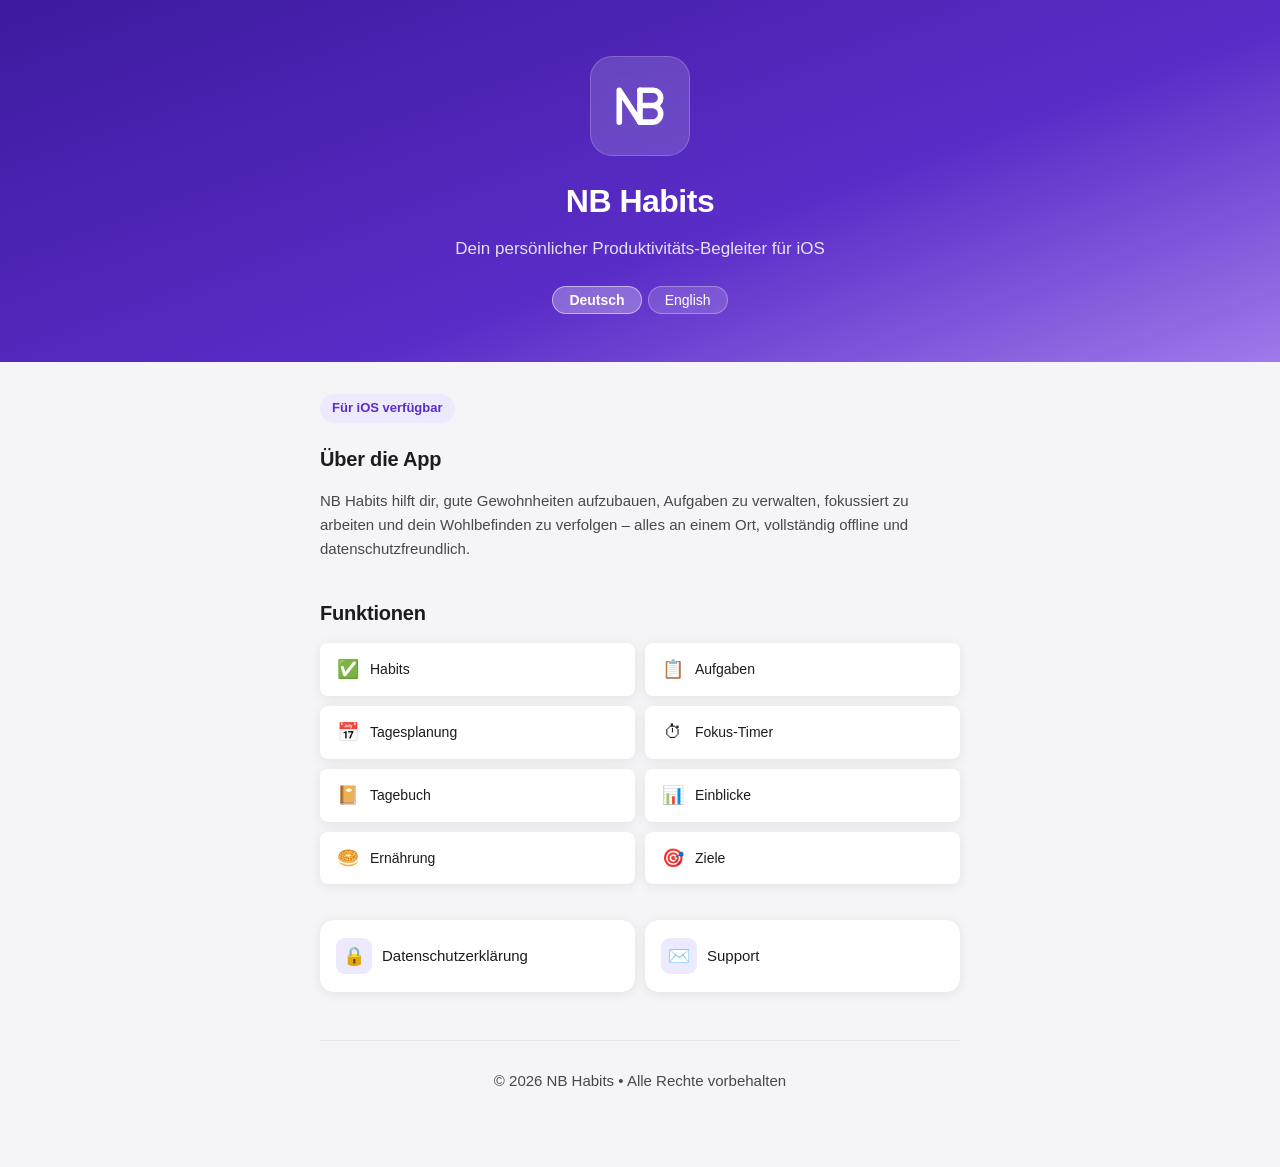
<file: index.html>
<!DOCTYPE html>
<html lang="de">
<head>
  <meta charset="UTF-8">
  <meta name="viewport" content="width=device-width, initial-scale=1">
  <title>NB Habits</title>
  <link rel="icon" href="favicon.svg" type="image/svg+xml">
  <link rel="icon" href="favicon.ico" sizes="any">
  <link rel="icon" type="image/png" sizes="32x32" href="favicon-32.png">
  <link rel="icon" type="image/png" sizes="16x16" href="favicon-16.png">
  <link rel="apple-touch-icon" href="apple-touch-icon.png">
  <link rel="stylesheet" href="style.css">
</head>
<body class="lang-de">

<div class="hero">
  <div class="hero-inner">
    <div class="app-icon-wrap">
      <svg xmlns="http://www.w3.org/2000/svg" viewBox="-11.8 -5.8 155.6 131.6" role="img" aria-label="NB Habits">
        <path d="M66 20H99a19 19 0 0 1 0 38H66M66 58H97a21 21 0 0 1 0 42H66" fill="none" stroke="#ffffff" stroke-width="14" stroke-linecap="round" stroke-linejoin="round"/>
        <path d="M14 100V20L66 100V20" fill="none" stroke="#ffffff" stroke-width="14" stroke-linecap="round" stroke-linejoin="round"/>
      </svg>
    </div>
    <h1>NB Habits</h1>
    <p class="tagline de">Dein persönlicher Produktivitäts-Begleiter für iOS</p>
    <p class="tagline en">Your personal productivity companion for iOS</p>
    <div class="lang-switcher">
      <button class="active" onclick="setLang('de')">Deutsch</button>
      <button onclick="setLang('en')">English</button>
    </div>
  </div>
</div>

<div class="page">

  <div class="de">
    <span class="pill">Für iOS verfügbar</span>
    <section>
      <h2>Über die App</h2>
      <p>NB Habits hilft dir, gute Gewohnheiten aufzubauen, Aufgaben zu verwalten, fokussiert zu arbeiten und dein Wohlbefinden zu verfolgen &#x2013; alles an einem Ort, vollständig offline und datenschutzfreundlich.</p>
    </section>
    <section>
      <h2>Funktionen</h2>
      <div class="feature-grid">
        <div class="feature-chip"><span class="icon">&#x2705;</span>Habits</div>
        <div class="feature-chip"><span class="icon">&#x1F4CB;</span>Aufgaben</div>
        <div class="feature-chip"><span class="icon">&#x1F4C5;</span>Tagesplanung</div>
        <div class="feature-chip"><span class="icon">&#x23F1;</span>Fokus-Timer</div>
        <div class="feature-chip"><span class="icon">&#x1F4D4;</span>Tagebuch</div>
        <div class="feature-chip"><span class="icon">&#x1F4CA;</span>Einblicke</div>
        <div class="feature-chip"><span class="icon">&#x1F96F;</span>Ernährung</div>
        <div class="feature-chip"><span class="icon">&#x1F3AF;</span>Ziele</div>
      </div>
    </section>
    <section>
      <div class="page-links">
        <a class="page-link-card" href="privacy/">
          <div class="link-icon">&#x1F512;</div>
          Datenschutzerklärung
        </a>
        <a class="page-link-card" href="support/">
          <div class="link-icon">&#x2709;&#xFE0F;</div>
          Support
        </a>
      </div>
    </section>
  </div>

  <div class="en">
    <span class="pill">Available for iOS</span>
    <section>
      <h2>About the App</h2>
      <p>NB Habits helps you build good habits, manage tasks, work with focus, and track your well-being &#x2013; all in one place, fully offline and privacy-first.</p>
    </section>
    <section>
      <h2>Features</h2>
      <div class="feature-grid">
        <div class="feature-chip"><span class="icon">&#x2705;</span>Habits</div>
        <div class="feature-chip"><span class="icon">&#x1F4CB;</span>Tasks</div>
        <div class="feature-chip"><span class="icon">&#x1F4C5;</span>Daily Planning</div>
        <div class="feature-chip"><span class="icon">&#x23F1;</span>Focus Timer</div>
        <div class="feature-chip"><span class="icon">&#x1F4D4;</span>Journal</div>
        <div class="feature-chip"><span class="icon">&#x1F4CA;</span>Insights</div>
        <div class="feature-chip"><span class="icon">&#x1F96F;</span>Nutrition</div>
        <div class="feature-chip"><span class="icon">&#x1F3AF;</span>Goals</div>
      </div>
    </section>
    <section>
      <div class="page-links">
        <a class="page-link-card" href="privacy/">
          <div class="link-icon">&#x1F512;</div>
          Privacy Policy
        </a>
        <a class="page-link-card" href="support/">
          <div class="link-icon">&#x2709;&#xFE0F;</div>
          Support
        </a>
      </div>
    </section>
  </div>

  <footer>
    <p class="de">&#xa9; 2026 NB Habits &#x2022; Alle Rechte vorbehalten</p>
    <p class="en">&#xa9; 2026 NB Habits &#x2022; All rights reserved</p>
  </footer>

</div>

<script>
function setLang(lang) {
  document.body.className = 'lang-' + lang;
  document.querySelectorAll('.lang-switcher button').forEach(function(b) {
    b.classList.toggle('active', b.textContent.toLowerCase().startsWith(lang === 'de' ? 'deu' : 'eng'));
  });
}
</script>
</body>
</html>
</file>
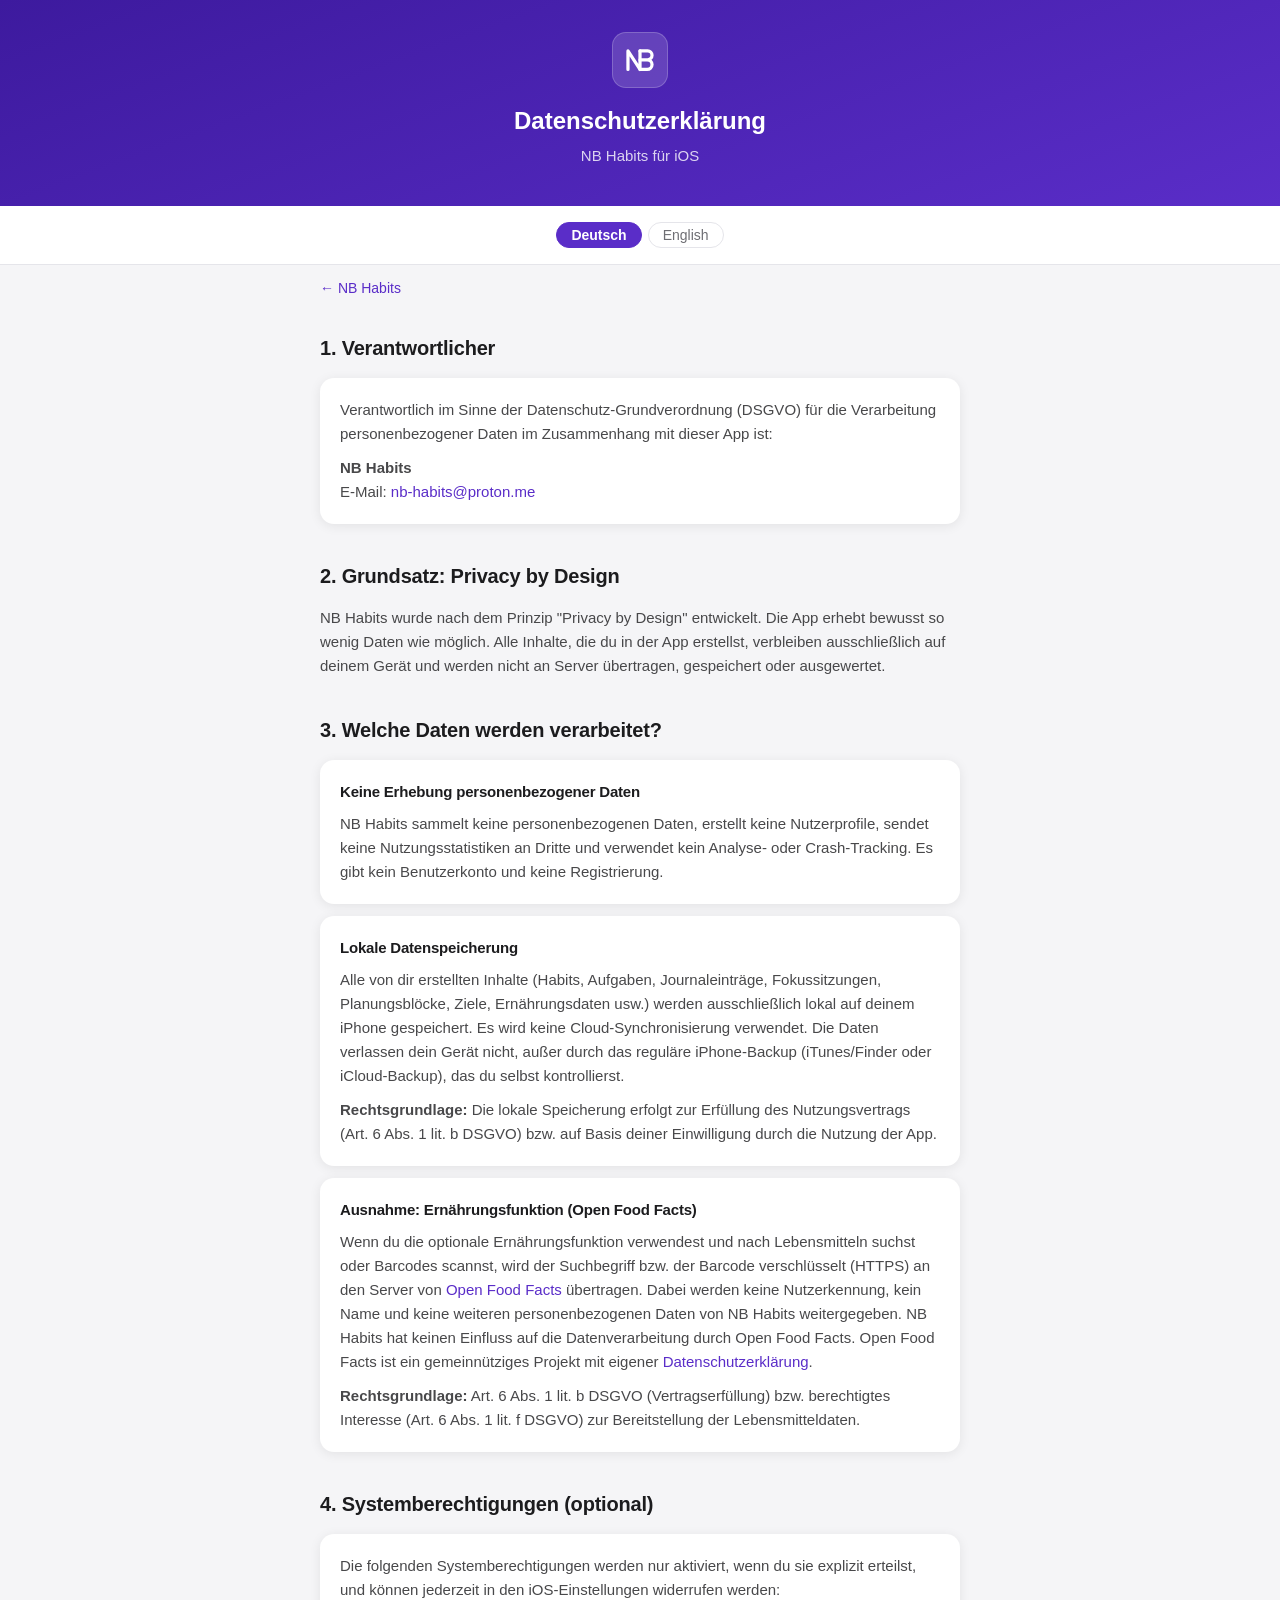
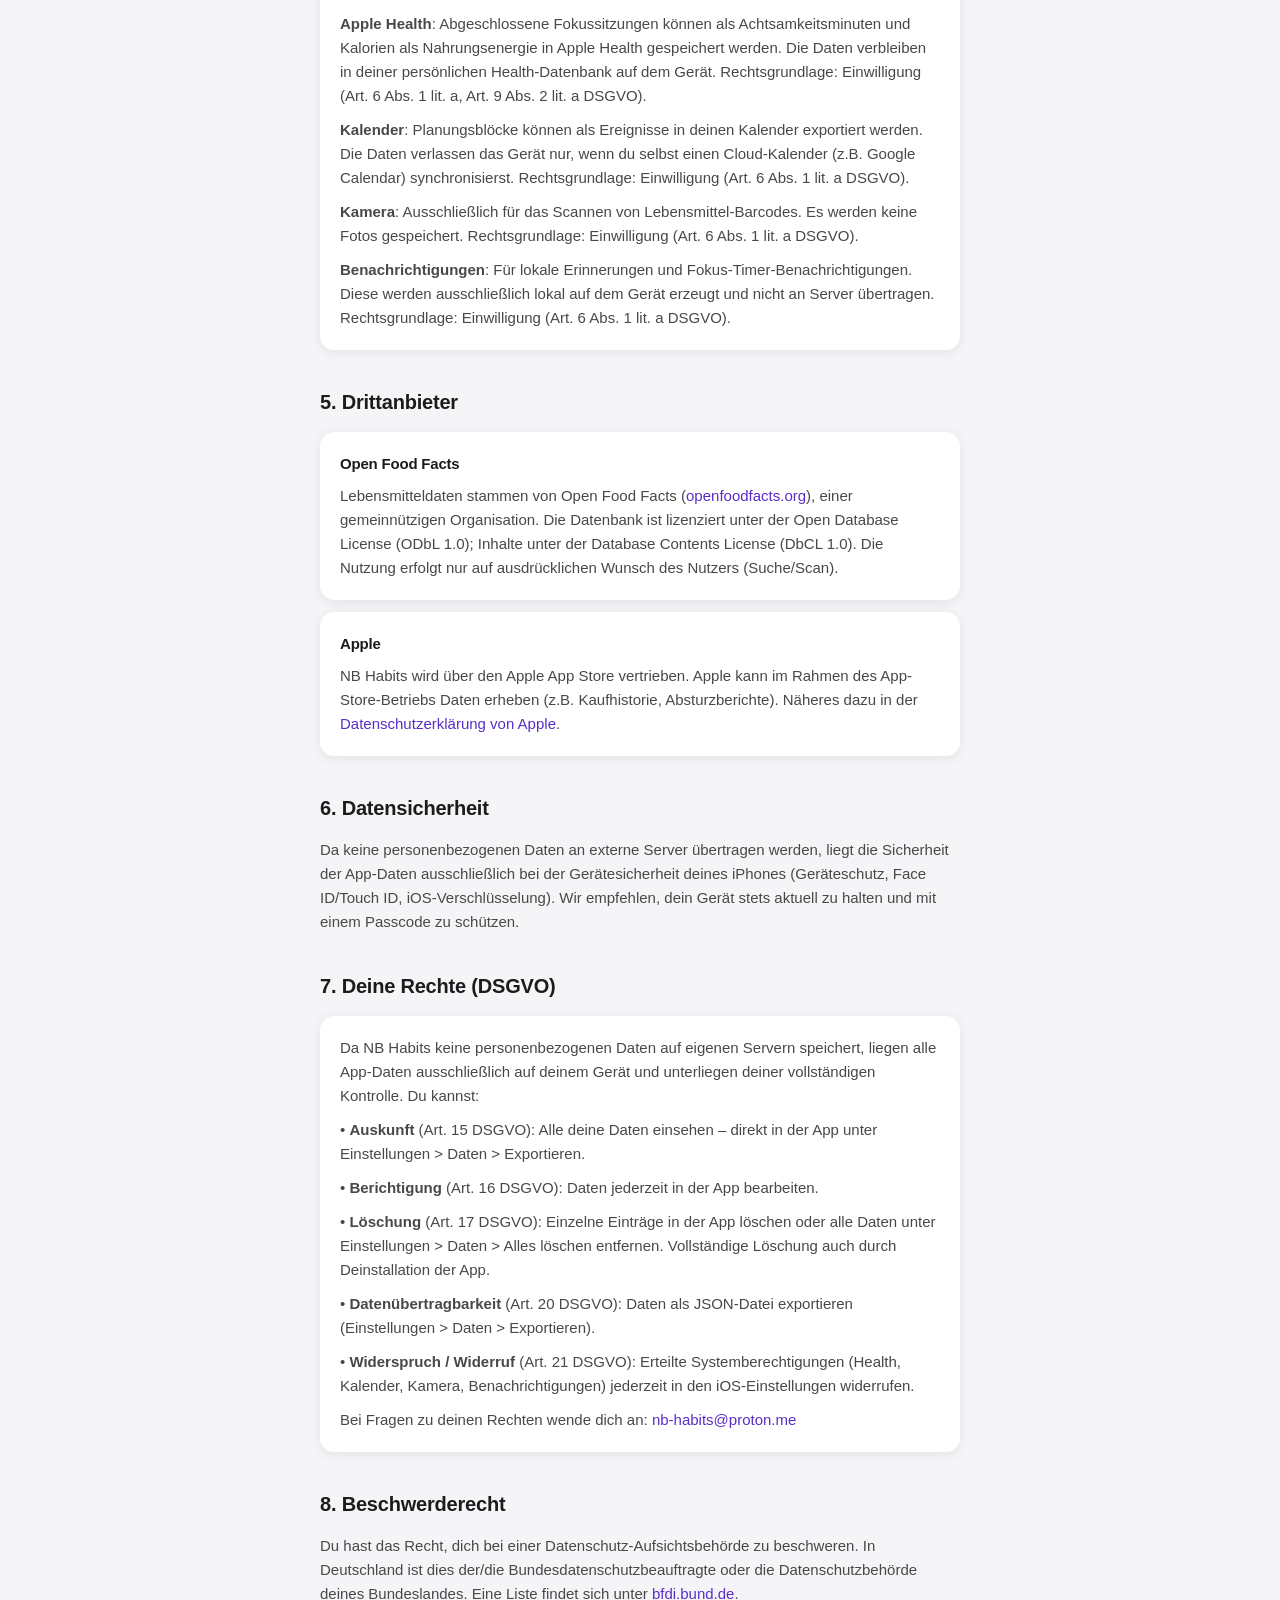
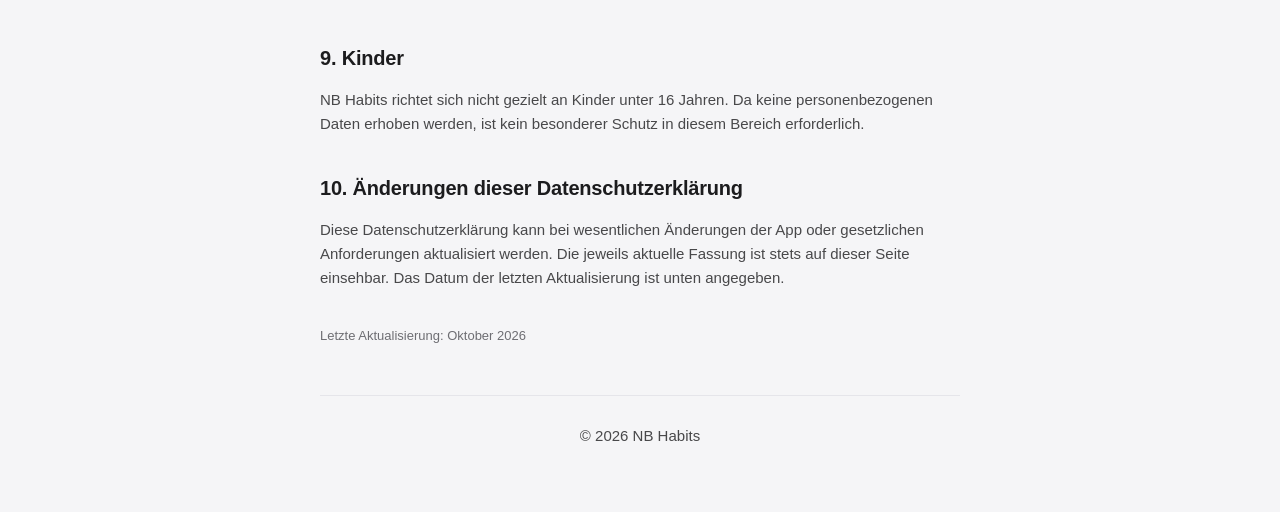
<file: privacy/index.html>
<!DOCTYPE html>
<html lang="de">
<head>
  <meta charset="UTF-8">
  <meta name="viewport" content="width=device-width, initial-scale=1">
  <title>NB Habits &#x2013; Datenschutz / Privacy</title>
  <link rel="icon" href="../favicon.svg" type="image/svg+xml">
  <link rel="icon" href="../favicon.ico" sizes="any">
  <link rel="apple-touch-icon" href="../apple-touch-icon.png">
  <link rel="stylesheet" href="../style.css">
</head>
<body class="lang-de">

<div class="page-header">
  <div class="page-header-inner">
    <div class="logo-mark">
      <svg xmlns="http://www.w3.org/2000/svg" viewBox="-11.8 -5.8 155.6 131.6" role="img" aria-label="NB Habits">
        <path d="M66 20H99a19 19 0 0 1 0 38H66M66 58H97a21 21 0 0 1 0 42H66" fill="none" stroke="#ffffff" stroke-width="14" stroke-linecap="round" stroke-linejoin="round"/>
        <path d="M14 100V20L66 100V20" fill="none" stroke="#ffffff" stroke-width="14" stroke-linecap="round" stroke-linejoin="round"/>
      </svg>
    </div>
    <h1 class="de">Datenschutzerklärung</h1>
    <h1 class="en">Privacy Policy</h1>
    <p class="de">NB Habits für iOS</p>
    <p class="en">NB Habits for iOS</p>
  </div>
</div>

<div class="sub-lang-switcher">
  <button class="active" onclick="setLang('de')">Deutsch</button>
  <button onclick="setLang('en')">English</button>
</div>

<a class="back-link" href="../">&#x2190; NB Habits</a>

<div class="page">

  <div class="de">

    <section>
      <h2>1. Verantwortlicher</h2>
      <div class="card">
        <p>Verantwortlich im Sinne der Datenschutz-Grundverordnung (DSGVO) für die Verarbeitung personenbezogener Daten im Zusammenhang mit dieser App ist:</p>
        <p><strong>NB Habits</strong><br>
        E-Mail: <a href="mailto:nb-habits@proton.me">nb-habits@proton.me</a></p>
      </div>
    </section>

    <section>
      <h2>2. Grundsatz: Privacy by Design</h2>
      <p>NB Habits wurde nach dem Prinzip "Privacy by Design" entwickelt. Die App erhebt bewusst so wenig Daten wie möglich. Alle Inhalte, die du in der App erstellst, verbleiben ausschließlich auf deinem Gerät und werden nicht an Server übertragen, gespeichert oder ausgewertet.</p>
    </section>

    <section>
      <h2>3. Welche Daten werden verarbeitet?</h2>
      <div class="card">
        <h2>Keine Erhebung personenbezogener Daten</h2>
        <p>NB Habits sammelt keine personenbezogenen Daten, erstellt keine Nutzerprofile, sendet keine Nutzungsstatistiken an Dritte und verwendet kein Analyse- oder Crash-Tracking. Es gibt kein Benutzerkonto und keine Registrierung.</p>
      </div>
      <div class="card">
        <h2>Lokale Datenspeicherung</h2>
        <p>Alle von dir erstellten Inhalte (Habits, Aufgaben, Journaleinträge, Fokussitzungen, Planungsblöcke, Ziele, Ernährungsdaten usw.) werden ausschließlich lokal auf deinem iPhone gespeichert. Es wird keine Cloud-Synchronisierung verwendet. Die Daten verlassen dein Gerät nicht, außer durch das reguläre iPhone-Backup (iTunes/Finder oder iCloud-Backup), das du selbst kontrollierst.</p>
        <p><strong>Rechtsgrundlage:</strong> Die lokale Speicherung erfolgt zur Erfüllung des Nutzungsvertrags (Art. 6 Abs. 1 lit. b DSGVO) bzw. auf Basis deiner Einwilligung durch die Nutzung der App.</p>
      </div>
      <div class="card">
        <h2>Ausnahme: Ernährungsfunktion (Open Food Facts)</h2>
        <p>Wenn du die optionale Ernährungsfunktion verwendest und nach Lebensmitteln suchst oder Barcodes scannst, wird der Suchbegriff bzw. der Barcode verschlüsselt (HTTPS) an den Server von <a href="https://openfoodfacts.org" target="_blank" rel="noopener">Open Food Facts</a> übertragen. Dabei werden keine Nutzerkennung, kein Name und keine weiteren personenbezogenen Daten von NB Habits weitergegeben. NB Habits hat keinen Einfluss auf die Datenverarbeitung durch Open Food Facts. Open Food Facts ist ein gemeinnütziges Projekt mit eigener <a href="https://world.openfoodfacts.org/privacy" target="_blank" rel="noopener">Datenschutzerklärung</a>.</p>
        <p><strong>Rechtsgrundlage:</strong> Art. 6 Abs. 1 lit. b DSGVO (Vertragserfüllung) bzw. berechtigtes Interesse (Art. 6 Abs. 1 lit. f DSGVO) zur Bereitstellung der Lebensmitteldaten.</p>
      </div>
    </section>

    <section>
      <h2>4. Systemberechtigungen (optional)</h2>
      <div class="card">
        <p>Die folgenden Systemberechtigungen werden nur aktiviert, wenn du sie explizit erteilst, und können jederzeit in den iOS-Einstellungen widerrufen werden:</p>
        <p><strong>Apple Health</strong>: Abgeschlossene Fokussitzungen können als Achtsamkeitsminuten und Kalorien als Nahrungsenergie in Apple Health gespeichert werden. Die Daten verbleiben in deiner persönlichen Health-Datenbank auf dem Gerät. Rechtsgrundlage: Einwilligung (Art. 6 Abs. 1 lit. a, Art. 9 Abs. 2 lit. a DSGVO).</p>
        <p><strong>Kalender</strong>: Planungsblöcke können als Ereignisse in deinen Kalender exportiert werden. Die Daten verlassen das Gerät nur, wenn du selbst einen Cloud-Kalender (z.B. Google Calendar) synchronisierst. Rechtsgrundlage: Einwilligung (Art. 6 Abs. 1 lit. a DSGVO).</p>
        <p><strong>Kamera</strong>: Ausschließlich für das Scannen von Lebensmittel-Barcodes. Es werden keine Fotos gespeichert. Rechtsgrundlage: Einwilligung (Art. 6 Abs. 1 lit. a DSGVO).</p>
        <p><strong>Benachrichtigungen</strong>: Für lokale Erinnerungen und Fokus-Timer-Benachrichtigungen. Diese werden ausschließlich lokal auf dem Gerät erzeugt und nicht an Server übertragen. Rechtsgrundlage: Einwilligung (Art. 6 Abs. 1 lit. a DSGVO).</p>
      </div>
    </section>

    <section>
      <h2>5. Drittanbieter</h2>
      <div class="card">
        <h2>Open Food Facts</h2>
        <p>Lebensmitteldaten stammen von Open Food Facts (<a href="https://openfoodfacts.org" target="_blank" rel="noopener">openfoodfacts.org</a>), einer gemeinnützigen Organisation. Die Datenbank ist lizenziert unter der Open Database License (ODbL 1.0); Inhalte unter der Database Contents License (DbCL 1.0). Die Nutzung erfolgt nur auf ausdrücklichen Wunsch des Nutzers (Suche/Scan).</p>
      </div>
      <div class="card">
        <h2>Apple</h2>
        <p>NB Habits wird über den Apple App Store vertrieben. Apple kann im Rahmen des App-Store-Betriebs Daten erheben (z.B. Kaufhistorie, Absturzberichte). Näheres dazu in der <a href="https://www.apple.com/de/privacy/" target="_blank" rel="noopener">Datenschutzerklärung von Apple</a>.</p>
      </div>
    </section>

    <section>
      <h2>6. Datensicherheit</h2>
      <p>Da keine personenbezogenen Daten an externe Server übertragen werden, liegt die Sicherheit der App-Daten ausschließlich bei der Gerätesicherheit deines iPhones (Geräteschutz, Face ID/Touch ID, iOS-Verschlüsselung). Wir empfehlen, dein Gerät stets aktuell zu halten und mit einem Passcode zu schützen.</p>
    </section>

    <section>
      <h2>7. Deine Rechte (DSGVO)</h2>
      <div class="card">
        <p>Da NB Habits keine personenbezogenen Daten auf eigenen Servern speichert, liegen alle App-Daten ausschließlich auf deinem Gerät und unterliegen deiner vollständigen Kontrolle. Du kannst:</p>
        <p>&#x2022; <strong>Auskunft</strong> (Art. 15 DSGVO): Alle deine Daten einsehen &#x2013; direkt in der App unter Einstellungen > Daten > Exportieren.</p>
        <p>&#x2022; <strong>Berichtigung</strong> (Art. 16 DSGVO): Daten jederzeit in der App bearbeiten.</p>
        <p>&#x2022; <strong>Löschung</strong> (Art. 17 DSGVO): Einzelne Einträge in der App löschen oder alle Daten unter Einstellungen > Daten > Alles löschen entfernen. Vollständige Löschung auch durch Deinstallation der App.</p>
        <p>&#x2022; <strong>Datenübertragbarkeit</strong> (Art. 20 DSGVO): Daten als JSON-Datei exportieren (Einstellungen > Daten > Exportieren).</p>
        <p>&#x2022; <strong>Widerspruch / Widerruf</strong> (Art. 21 DSGVO): Erteilte Systemberechtigungen (Health, Kalender, Kamera, Benachrichtigungen) jederzeit in den iOS-Einstellungen widerrufen.</p>
        <p>Bei Fragen zu deinen Rechten wende dich an: <a href="mailto:nb-habits@proton.me">nb-habits@proton.me</a></p>
      </div>
    </section>

    <section>
      <h2>8. Beschwerderecht</h2>
      <p>Du hast das Recht, dich bei einer Datenschutz-Aufsichtsbehörde zu beschweren. In Deutschland ist dies der/die Bundesdatenschutzbeauftragte oder die Datenschutzbehörde deines Bundeslandes. Eine Liste findet sich unter <a href="https://www.bfdi.bund.de" target="_blank" rel="noopener">bfdi.bund.de</a>.</p>
    </section>

    <section>
      <h2>9. Kinder</h2>
      <p>NB Habits richtet sich nicht gezielt an Kinder unter 16 Jahren. Da keine personenbezogenen Daten erhoben werden, ist kein besonderer Schutz in diesem Bereich erforderlich.</p>
    </section>

    <section>
      <h2>10. Änderungen dieser Datenschutzerklärung</h2>
      <p>Diese Datenschutzerklärung kann bei wesentlichen Änderungen der App oder gesetzlichen Anforderungen aktualisiert werden. Die jeweils aktuelle Fassung ist stets auf dieser Seite einsehbar. Das Datum der letzten Aktualisierung ist unten angegeben.</p>
    </section>

    <p style="color:var(--muted);font-size:13px;">Letzte Aktualisierung: Oktober 2026</p>
  </div>

  <div class="en">

    <section>
      <h2>1. Data Controller</h2>
      <div class="card">
        <p>The data controller responsible for personal data processing in connection with this app is:</p>
        <p><strong>NB Habits</strong><br>
        Email: <a href="mailto:nb-habits@proton.me">nb-habits@proton.me</a></p>
      </div>
    </section>

    <section>
      <h2>2. Privacy by Design</h2>
      <p>NB Habits was built on the principle of Privacy by Design. The app intentionally collects as little data as possible. All content you create stays exclusively on your device and is never transmitted to, stored on, or analyzed by any server.</p>
    </section>

    <section>
      <h2>3. What data is processed?</h2>
      <div class="card">
        <h2>No personal data collected</h2>
        <p>NB Habits collects no personal data, creates no user profiles, sends no usage statistics to third parties, and uses no analytics or crash tracking. There is no user account and no registration.</p>
      </div>
      <div class="card">
        <h2>Local data storage</h2>
        <p>All content you create (habits, tasks, journal entries, focus sessions, plan blocks, goals, nutrition data, etc.) is stored exclusively locally on your iPhone. No cloud sync is used. Your data does not leave your device except through your own iPhone backup (iTunes/Finder or iCloud Backup), which you control yourself.</p>
        <p><strong>Legal basis:</strong> Local storage is necessary for the performance of the app contract (Art. 6(1)(b) GDPR) and/or based on your consent through use of the app.</p>
      </div>
      <div class="card">
        <h2>Exception: Nutrition feature (Open Food Facts)</h2>
        <p>When you optionally use the nutrition feature to search for food or scan barcodes, the search term or barcode is transmitted encrypted (HTTPS) to the <a href="https://openfoodfacts.org" target="_blank" rel="noopener">Open Food Facts</a> server. No user identifier, name, or other personal data is transmitted by NB Habits. NB Habits has no influence over data processing by Open Food Facts. Open Food Facts is a non-profit project with its own <a href="https://world.openfoodfacts.org/privacy" target="_blank" rel="noopener">privacy policy</a>.</p>
        <p><strong>Legal basis:</strong> Art. 6(1)(b) GDPR (contract performance) or legitimate interest (Art. 6(1)(f) GDPR) to provide food data.</p>
      </div>
    </section>

    <section>
      <h2>4. System permissions (optional)</h2>
      <div class="card">
        <p>The following system permissions are only activated when you explicitly grant them and can be revoked at any time in iOS Settings:</p>
        <p><strong>Apple Health</strong>: Completed focus sessions can be saved as mindfulness minutes, and calories as dietary energy in Apple Health. Data stays in your personal Health database on the device. Legal basis: consent (Art. 6(1)(a), Art. 9(2)(a) GDPR).</p>
        <p><strong>Calendar</strong>: Plan blocks can be exported as events to your calendar. Data leaves the device only if you sync a cloud calendar (e.g. Google Calendar) yourself. Legal basis: consent (Art. 6(1)(a) GDPR).</p>
        <p><strong>Camera</strong>: Solely for scanning food barcodes. No photos are saved. Legal basis: consent (Art. 6(1)(a) GDPR).</p>
        <p><strong>Notifications</strong>: For local reminders and focus timer alerts. These are generated exclusively on-device and not transmitted to any server. Legal basis: consent (Art. 6(1)(a) GDPR).</p>
      </div>
    </section>

    <section>
      <h2>5. Third parties</h2>
      <div class="card">
        <h2>Open Food Facts</h2>
        <p>Food data is provided by Open Food Facts (<a href="https://openfoodfacts.org" target="_blank" rel="noopener">openfoodfacts.org</a>), a non-profit organisation. The database is licensed under the Open Database License (ODbL 1.0); contents under the Database Contents License (DbCL 1.0). Queries are only made at the user's explicit request (search/scan).</p>
      </div>
      <div class="card">
        <h2>Apple</h2>
        <p>NB Habits is distributed through the Apple App Store. Apple may collect data as part of App Store operations (e.g. purchase history, crash reports). See <a href="https://www.apple.com/privacy/" target="_blank" rel="noopener">Apple's Privacy Policy</a> for details.</p>
      </div>
    </section>

    <section>
      <h2>6. Data security</h2>
      <p>Since no personal data is transmitted to external servers, the security of your app data depends entirely on your iPhone's built-in security (device lock, Face ID/Touch ID, iOS encryption). We recommend keeping your device up to date and protected with a passcode.</p>
    </section>

    <section>
      <h2>7. Your rights (GDPR)</h2>
      <div class="card">
        <p>Since NB Habits stores no personal data on its own servers, all app data is on your device and under your full control. You can:</p>
        <p>&#x2022; <strong>Access</strong> (Art. 15 GDPR): View all your data directly in the app under Settings > Data > Export.</p>
        <p>&#x2022; <strong>Rectification</strong> (Art. 16 GDPR): Edit any data at any time within the app.</p>
        <p>&#x2022; <strong>Erasure</strong> (Art. 17 GDPR): Delete individual entries in the app, or remove all data under Settings > Data > Delete All. Full deletion also by uninstalling the app.</p>
        <p>&#x2022; <strong>Portability</strong> (Art. 20 GDPR): Export your data as a JSON file (Settings > Data > Export).</p>
        <p>&#x2022; <strong>Objection / Withdrawal</strong> (Art. 21 GDPR): Revoke granted system permissions (Health, Calendar, Camera, Notifications) at any time in iOS Settings.</p>
        <p>For questions about your rights, contact: <a href="mailto:nb-habits@proton.me">nb-habits@proton.me</a></p>
      </div>
    </section>

    <section>
      <h2>8. Right to lodge a complaint</h2>
      <p>You have the right to lodge a complaint with a data protection supervisory authority. In Germany this is the Federal Commissioner for Data Protection and Freedom of Information or your state's data protection authority. A list is available at <a href="https://www.bfdi.bund.de" target="_blank" rel="noopener">bfdi.bund.de</a>. In other EU countries, contact your national supervisory authority.</p>
    </section>

    <section>
      <h2>9. Children</h2>
      <p>NB Habits is not directed at children under the age of 16. Since no personal data is collected, no special provisions are required in this regard.</p>
    </section>

    <section>
      <h2>10. Changes to this privacy policy</h2>
      <p>This privacy policy may be updated when significant changes are made to the app or as required by law. The current version is always available on this page. The date of last update is shown below.</p>
    </section>

    <p style="color:var(--muted);font-size:13px;">Last updated: October 2026</p>
  </div>

  <footer>
    <p>&copy; 2026 NB Habits</p>
  </footer>

</div>

<script>
function setLang(lang) {
  document.body.className = 'lang-' + lang;
  document.querySelectorAll('button').forEach(function(b) {
    b.classList.toggle('active', b.textContent.toLowerCase().startsWith(lang === 'de' ? 'deu' : 'eng'));
  });
}
</script>
</body>
</html>
</file>
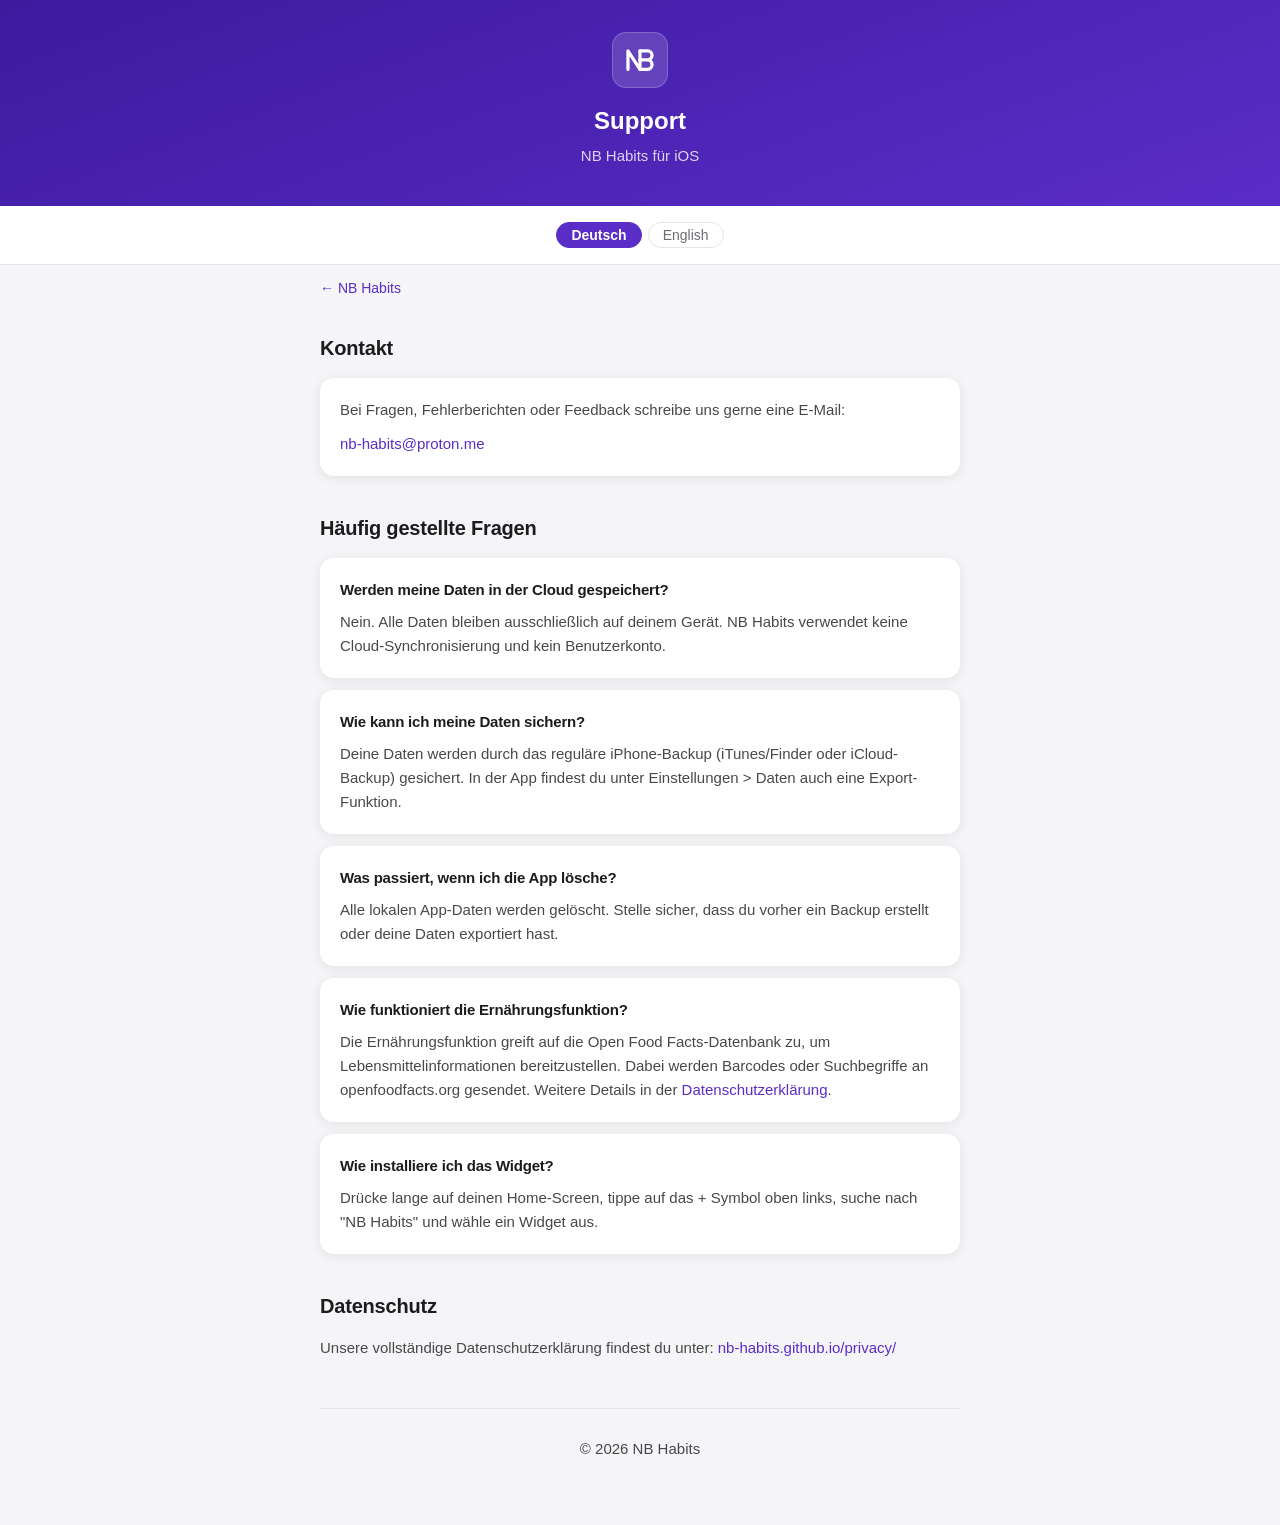
<file: support/index.html>
<!DOCTYPE html>
<html lang="de">
<head>
  <meta charset="UTF-8">
  <meta name="viewport" content="width=device-width, initial-scale=1">
  <title>NB Habits &#x2013; Support</title>
  <link rel="icon" href="../favicon.svg" type="image/svg+xml">
  <link rel="icon" href="../favicon.ico" sizes="any">
  <link rel="apple-touch-icon" href="../apple-touch-icon.png">
  <link rel="stylesheet" href="../style.css">
</head>
<body class="lang-de">

<div class="page-header">
  <div class="page-header-inner">
    <div class="logo-mark">
      <svg xmlns="http://www.w3.org/2000/svg" viewBox="-11.8 -5.8 155.6 131.6" role="img" aria-label="NB Habits">
        <path d="M66 20H99a19 19 0 0 1 0 38H66M66 58H97a21 21 0 0 1 0 42H66" fill="none" stroke="#ffffff" stroke-width="14" stroke-linecap="round" stroke-linejoin="round"/>
        <path d="M14 100V20L66 100V20" fill="none" stroke="#ffffff" stroke-width="14" stroke-linecap="round" stroke-linejoin="round"/>
      </svg>
    </div>
    <h1>Support</h1>
    <p class="de">NB Habits für iOS</p>
    <p class="en">NB Habits for iOS</p>
  </div>
</div>

<div class="sub-lang-switcher">
  <button class="active" onclick="setLang('de')">Deutsch</button>
  <button onclick="setLang('en')">English</button>
</div>

<a class="back-link" href="../">&#x2190; NB Habits</a>

<div class="page">

  <div class="de">
    <section>
      <h2>Kontakt</h2>
      <div class="card">
        <p>Bei Fragen, Fehlerberichten oder Feedback schreibe uns gerne eine E-Mail:</p>
        <p><a href="mailto:nb-habits@proton.me">nb-habits@proton.me</a></p>
      </div>
    </section>

    <section>
      <h2>Häufig gestellte Fragen</h2>
      <div class="card">
        <h2>Werden meine Daten in der Cloud gespeichert?</h2>
        <p>Nein. Alle Daten bleiben ausschließlich auf deinem Gerät. NB Habits verwendet keine Cloud-Synchronisierung und kein Benutzerkonto.</p>
      </div>
      <div class="card">
        <h2>Wie kann ich meine Daten sichern?</h2>
        <p>Deine Daten werden durch das reguläre iPhone-Backup (iTunes/Finder oder iCloud-Backup) gesichert. In der App findest du unter Einstellungen > Daten auch eine Export-Funktion.</p>
      </div>
      <div class="card">
        <h2>Was passiert, wenn ich die App lösche?</h2>
        <p>Alle lokalen App-Daten werden gelöscht. Stelle sicher, dass du vorher ein Backup erstellt oder deine Daten exportiert hast.</p>
      </div>
      <div class="card">
        <h2>Wie funktioniert die Ernährungsfunktion?</h2>
        <p>Die Ernährungsfunktion greift auf die Open Food Facts-Datenbank zu, um Lebensmittelinformationen bereitzustellen. Dabei werden Barcodes oder Suchbegriffe an openfoodfacts.org gesendet. Weitere Details in der <a href="../privacy/">Datenschutzerklärung</a>.</p>
      </div>
      <div class="card">
        <h2>Wie installiere ich das Widget?</h2>
        <p>Drücke lange auf deinen Home-Screen, tippe auf das + Symbol oben links, suche nach "NB Habits" und wähle ein Widget aus.</p>
      </div>
    </section>

    <section>
      <h2>Datenschutz</h2>
      <p>Unsere vollständige Datenschutzerklärung findest du unter: <a href="../privacy/">nb-habits.github.io/privacy/</a></p>
    </section>
  </div>

  <div class="en">
    <section>
      <h2>Contact</h2>
      <div class="card">
        <p>For questions, bug reports, or feedback, feel free to email us:</p>
        <p><a href="mailto:nb-habits@proton.me">nb-habits@proton.me</a></p>
      </div>
    </section>

    <section>
      <h2>Frequently asked questions</h2>
      <div class="card">
        <h2>Is my data stored in the cloud?</h2>
        <p>No. All data stays exclusively on your device. NB Habits uses no cloud sync and no user account.</p>
      </div>
      <div class="card">
        <h2>How can I back up my data?</h2>
        <p>Your data is backed up through your iPhone's regular backup (iTunes/Finder or iCloud Backup). In the app, you can also find an export function under Settings > Data.</p>
      </div>
      <div class="card">
        <h2>What happens if I delete the app?</h2>
        <p>All local app data will be deleted. Make sure you have a backup or have exported your data beforehand.</p>
      </div>
      <div class="card">
        <h2>How does the nutrition feature work?</h2>
        <p>The nutrition feature accesses the Open Food Facts database to provide food information. Barcodes or search terms are sent to openfoodfacts.org. See the <a href="../privacy/">Privacy Policy</a> for details.</p>
      </div>
      <div class="card">
        <h2>How do I install the widget?</h2>
        <p>Long-press your Home Screen, tap the + icon in the top-left, search for "NB Habits", and select a widget.</p>
      </div>
    </section>

    <section>
      <h2>Privacy</h2>
      <p>Our full privacy policy is at: <a href="../privacy/">nb-habits.github.io/privacy/</a></p>
    </section>
  </div>

  <footer>
    <p>&copy; 2026 NB Habits</p>
  </footer>

</div>

<script>
function setLang(lang) {
  document.body.className = 'lang-' + lang;
  document.querySelectorAll('button').forEach(function(b) {
    b.classList.toggle('active', b.textContent.toLowerCase().startsWith(lang === 'de' ? 'deu' : 'eng'));
  });
}
</script>
</body>
</html>
</file>
<file: style.css>
:root {
  --purple: #5A2DC8;
  --purple-dark: #3D1A9E;
  --lavender: #9F7AEA;
  --lavender-soft: #EDE9FF;
  --text: #1c1c1e;
  --text-secondary: #48484a;
  --muted: #6e6e73;
  --bg: #f5f5f7;
  --surface: #ffffff;
  --border: #e5e5ea;
  --radius: 14px;
  --radius-sm: 8px;
  --shadow: 0 2px 12px rgba(0,0,0,0.08);
  --max-w: 680px;
}

@media (prefers-color-scheme: dark) {
  :root {
    --text: #f5f5f7;
    --text-secondary: #ebebf0;
    --muted: #98989d;
    --bg: #000000;
    --surface: #1c1c1e;
    --border: #2c2c2e;
    --lavender-soft: #1e1535;
    --shadow: 0 2px 12px rgba(0,0,0,0.4);
  }
}

* { box-sizing: border-box; margin: 0; padding: 0; }

body {
  font-family: -apple-system, BlinkMacSystemFont, "Segoe UI", Roboto, sans-serif;
  background: var(--bg);
  color: var(--text);
  line-height: 1.6;
  -webkit-font-smoothing: antialiased;
}

.hero {
  background: linear-gradient(160deg, var(--purple-dark) 0%, var(--purple) 60%, var(--lavender) 100%);
  color: #fff;
  padding: 56px 24px 48px;
  text-align: center;
}

.hero-inner {
  max-width: var(--max-w);
  margin: 0 auto;
}

.app-icon-wrap {
  width: 100px;
  height: 100px;
  border-radius: 22px;
  background: rgba(255,255,255,0.15);
  margin: 0 auto 20px;
  display: flex;
  align-items: center;
  justify-content: center;
  backdrop-filter: blur(8px);
  border: 1px solid rgba(255,255,255,0.2);
}

.app-icon-wrap svg {
  width: 62px;
  height: auto;
}

.hero h1 {
  font-size: 32px;
  font-weight: 700;
  letter-spacing: -0.5px;
  margin-bottom: 8px;
  color: #fff;
}

.hero .tagline {
  font-size: 17px;
  opacity: 0.85;
  margin-bottom: 24px;
  font-weight: 400;
  color: #fff;
}

.lang-switcher {
  display: inline-flex;
  gap: 6px;
  margin-bottom: 0;
}

.hero .lang-switcher button {
  background: rgba(255,255,255,0.15);
  border: 1px solid rgba(255,255,255,0.3);
  border-radius: 20px;
  padding: 5px 16px;
  color: #fff;
  font-size: 14px;
  cursor: pointer;
  transition: background 0.15s;
}

.hero .lang-switcher button.active {
  background: rgba(255,255,255,0.28);
  border-color: rgba(255,255,255,0.5);
  font-weight: 600;
}

.page-header {
  background: linear-gradient(160deg, var(--purple-dark) 0%, var(--purple) 100%);
  color: #fff;
  padding: 32px 24px 28px;
  text-align: center;
}

.page-header-inner {
  max-width: var(--max-w);
  margin: 0 auto;
}

.page-header .logo-mark {
  width: 56px;
  height: 56px;
  border-radius: 14px;
  background: rgba(255,255,255,0.15);
  margin: 0 auto 14px;
  display: flex;
  align-items: center;
  justify-content: center;
  border: 1px solid rgba(255,255,255,0.2);
}

.page-header .logo-mark svg {
  width: 36px;
  height: auto;
}

.page-header h1 {
  font-size: 24px;
  font-weight: 700;
  margin-bottom: 4px;
  color: #fff;
}

.page-header p {
  font-size: 15px;
  opacity: 0.8;
  color: #fff;
}

.sub-lang-switcher {
  display: flex;
  justify-content: center;
  gap: 6px;
  padding: 16px;
  background: var(--surface);
  border-bottom: 1px solid var(--border);
}

.sub-lang-switcher button {
  background: none;
  border: 1px solid var(--border);
  border-radius: 20px;
  padding: 4px 14px;
  cursor: pointer;
  color: var(--muted);
  font-size: 14px;
}

.sub-lang-switcher button.active {
  background: var(--purple);
  color: #fff;
  border-color: var(--purple);
  font-weight: 600;
}

.page {
  max-width: var(--max-w);
  margin: 0 auto;
  padding: 32px 20px 64px;
}

section {
  margin-bottom: 36px;
}

h2 {
  font-size: 20px;
  font-weight: 700;
  margin-bottom: 14px;
  color: var(--text);
  letter-spacing: -0.2px;
}

h3 {
  font-size: 15px;
  font-weight: 600;
  margin-bottom: 6px;
  color: var(--text);
}

p {
  color: var(--text-secondary);
  margin-bottom: 10px;
  font-size: 15px;
}

p:last-child { margin-bottom: 0; }

a { color: var(--purple); text-decoration: none; }
a:hover { text-decoration: underline; }

@media (prefers-color-scheme: dark) {
  a { color: var(--lavender); }
}

.card {
  background: var(--surface);
  border-radius: var(--radius);
  padding: 20px;
  margin-bottom: 12px;
  box-shadow: var(--shadow);
}

.card h2 {
  font-size: 15px;
  font-weight: 600;
  margin-bottom: 8px;
}

.feature-grid {
  display: grid;
  grid-template-columns: repeat(2, 1fr);
  gap: 10px;
}

@media (max-width: 480px) {
  .feature-grid { grid-template-columns: 1fr 1fr; }
}

.feature-chip {
  background: var(--surface);
  border-radius: var(--radius-sm);
  padding: 12px 14px;
  box-shadow: var(--shadow);
  font-size: 14px;
  font-weight: 500;
  color: var(--text);
  display: flex;
  align-items: center;
  gap: 8px;
}

.feature-chip .icon {
  font-size: 18px;
  width: 28px;
  text-align: center;
}

.pill {
  display: inline-block;
  background: var(--lavender-soft);
  color: var(--purple);
  border-radius: 20px;
  padding: 4px 12px;
  font-size: 13px;
  font-weight: 600;
  margin-bottom: 20px;
}

@media (prefers-color-scheme: dark) {
  .pill { color: var(--lavender); }
}

.page-links {
  display: flex;
  gap: 10px;
  flex-wrap: wrap;
}

.page-link-card {
  flex: 1;
  min-width: 140px;
  background: var(--surface);
  border-radius: var(--radius);
  padding: 18px 16px;
  box-shadow: var(--shadow);
  text-decoration: none;
  color: var(--text);
  display: flex;
  align-items: center;
  gap: 10px;
  font-weight: 500;
  font-size: 15px;
  transition: opacity 0.15s;
}

.page-link-card:hover { opacity: 0.8; text-decoration: none; }

.page-link-card .link-icon {
  width: 36px;
  height: 36px;
  border-radius: 9px;
  background: var(--lavender-soft);
  display: flex;
  align-items: center;
  justify-content: center;
  font-size: 18px;
  flex-shrink: 0;
}

.back-link {
  display: inline-flex;
  align-items: center;
  gap: 6px;
  font-size: 14px;
  color: var(--purple);
  padding: 12px 20px 0;
  max-width: var(--max-w);
  margin: 0 auto;
  display: block;
}

@media (prefers-color-scheme: dark) {
  .back-link { color: var(--lavender); }
}

footer {
  text-align: center;
  color: var(--muted);
  font-size: 13px;
  padding-top: 28px;
  border-top: 1px solid var(--border);
  margin-top: 48px;
}

.de, .en { display: none; }
body.lang-de .de { display: block; }
body.lang-en .en { display: block; }
body.lang-de span.de { display: inline; }
body.lang-en span.en { display: inline; }
</file>
